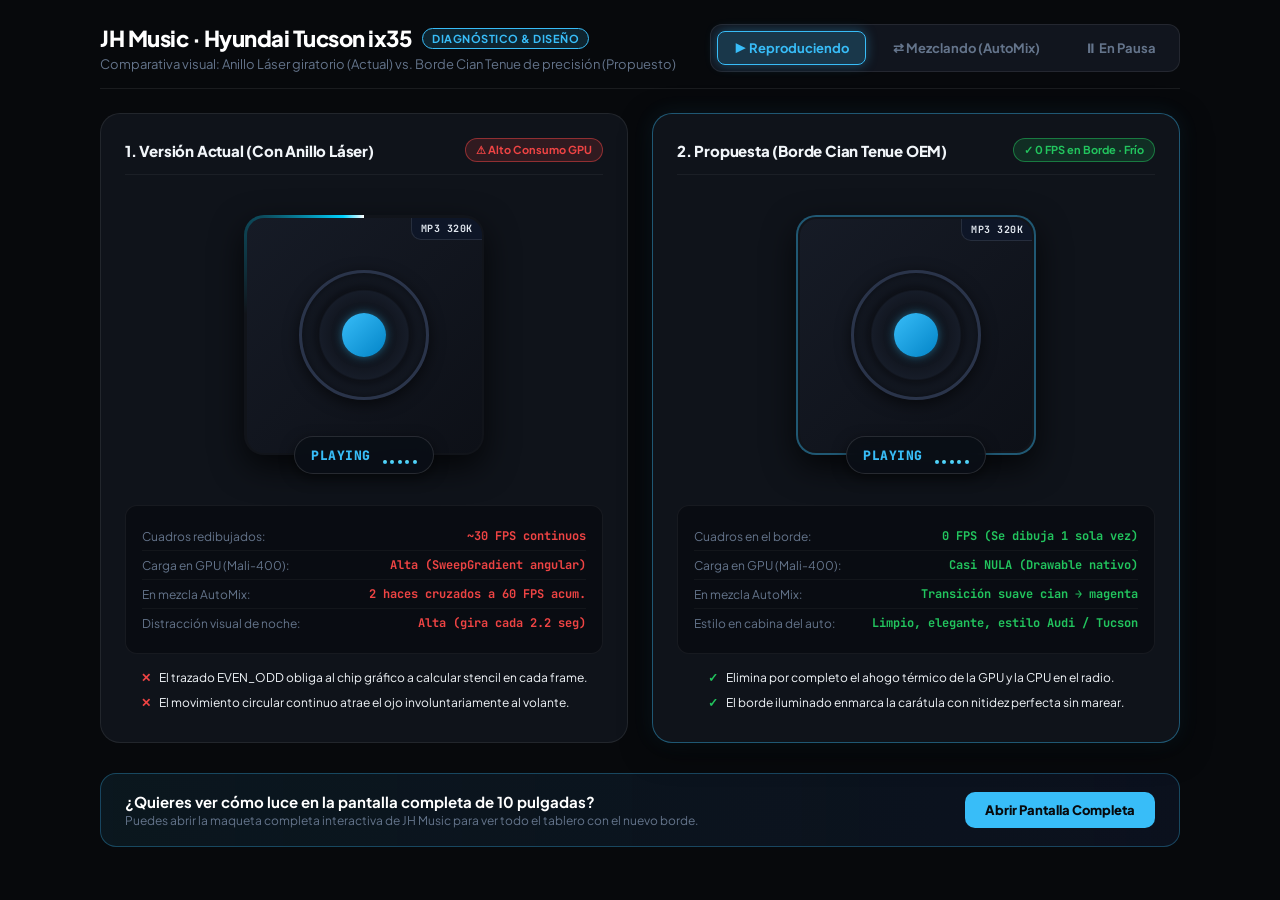
<file: demo-comparativa-animaciones.html>
<!DOCTYPE html>
<html lang="es">
<head>
  <meta charset="UTF-8">
  <meta name="viewport" content="width=device-width, initial-scale=1.0">
  <title>Comparativa Visual: Borde Láser vs. Borde Cian Tenue · JH Music</title>
  <link rel="preconnect" href="https://fonts.googleapis.com">
  <link rel="preconnect" href="https://fonts.gstatic.com" crossorigin>
  <link href="https://fonts.googleapis.com/css2?family=Plus+Jakarta+Sans:wght@400;500;600;700;800&family=JetBrains+Mono:wght@500;700;800&display=swap" rel="stylesheet">
  <style>
    :root {
      --bg-dark: #07090c;
      --card-bg: #0f131a;
      --border-subtle: rgba(255, 255, 255, 0.08);
      --accent-cyan: #38bdf8;
      --accent-cyan-glow: rgba(56, 189, 248, 0.35);
      --accent-magenta: #f43f5e;
      --accent-magenta-glow: rgba(244, 63, 94, 0.4);
      --text-main: #f1f5f9;
      --text-muted: #64748b;
      --green-ok: #22c55e;
      --red-warn: #ef4444;
    }

    * {
      box-sizing: border-box;
      margin: 0;
      padding: 0;
    }

    body {
      background: var(--bg-dark);
      color: var(--text-main);
      font-family: 'Plus Jakarta Sans', sans-serif;
      min-height: 100vh;
      display: flex;
      flex-direction: column;
      align-items: center;
      padding: 24px;
      overflow-x: hidden;
    }

    /* Cabecera */
    .header-bar {
      width: 100%;
      max-width: 1080px;
      margin-bottom: 24px;
      display: flex;
      justify-content: space-between;
      align-items: center;
      padding-bottom: 16px;
      border-bottom: 1px solid var(--border-subtle);
    }

    .header-title h1 {
      font-size: 22px;
      font-weight: 800;
      letter-spacing: -0.5px;
      color: #fff;
      display: flex;
      align-items: center;
      gap: 10px;
    }

    .badge-auto {
      background: rgba(56, 189, 248, 0.15);
      border: 1px solid var(--accent-cyan);
      color: var(--accent-cyan);
      font-size: 11px;
      font-weight: 700;
      padding: 3px 9px;
      border-radius: 999px;
      letter-spacing: 0.5px;
    }

    .header-title p {
      font-size: 13px;
      color: var(--text-muted);
      margin-top: 4px;
    }

    /* Controles de prueba globales */
    .controls-panel {
      display: flex;
      gap: 10px;
      background: #11151e;
      padding: 6px;
      border-radius: 12px;
      border: 1px solid var(--border-subtle);
    }

    .btn-ctrl {
      background: transparent;
      border: 1px solid transparent;
      color: var(--text-muted);
      font-family: inherit;
      font-size: 13px;
      font-weight: 700;
      padding: 8px 16px;
      border-radius: 8px;
      cursor: pointer;
      display: flex;
      align-items: center;
      gap: 6px;
      transition: all 0.2s ease;
    }

    .btn-ctrl:hover {
      color: #fff;
      background: rgba(255, 255, 255, 0.05);
    }

    .btn-ctrl.active-play {
      background: rgba(56, 189, 248, 0.2);
      border-color: var(--accent-cyan);
      color: var(--accent-cyan);
      box-shadow: 0 0 12px var(--accent-cyan-glow);
    }

    .btn-ctrl.active-mix {
      background: rgba(244, 63, 94, 0.2);
      border-color: var(--accent-magenta);
      color: var(--accent-magenta);
      box-shadow: 0 0 12px var(--accent-magenta-glow);
    }

    .btn-ctrl.active-pause {
      background: rgba(255, 255, 255, 0.12);
      border-color: #94a3b8;
      color: #fff;
    }

    /* Grid de comparación lado a lado */
    .comparison-grid {
      width: 100%;
      max-width: 1080px;
      display: grid;
      grid-template-columns: 1fr 1fr;
      gap: 24px;
      margin-bottom: 30px;
    }

    .card-column {
      background: var(--card-bg);
      border-radius: 20px;
      border: 1px solid var(--border-subtle);
      padding: 24px;
      display: flex;
      flex-direction: column;
      align-items: center;
      position: relative;
      overflow: hidden;
    }

    .card-column.winner {
      border-color: rgba(56, 189, 248, 0.4);
      box-shadow: 0 8px 30px rgba(0, 0, 0, 0.5), 0 0 20px rgba(56, 189, 248, 0.1);
    }

    .card-badge-header {
      width: 100%;
      display: flex;
      justify-content: space-between;
      align-items: center;
      margin-bottom: 20px;
      padding-bottom: 12px;
      border-bottom: 1px solid rgba(255, 255, 255, 0.05);
    }

    .col-title {
      font-size: 15px;
      font-weight: 800;
      letter-spacing: -0.2px;
    }

    .tag-status {
      font-size: 11px;
      font-weight: 700;
      padding: 4px 10px;
      border-radius: 999px;
      display: flex;
      align-items: center;
      gap: 5px;
    }

    .tag-status.heavy {
      background: rgba(239, 68, 68, 0.15);
      border: 1px solid rgba(239, 68, 68, 0.5);
      color: var(--red-warn);
    }

    .tag-status.light {
      background: rgba(34, 197, 94, 0.15);
      border: 1px solid rgba(34, 197, 94, 0.5);
      color: var(--green-ok);
    }

    /* ======================================================== */
    /* VISTA 1: LA CARÁTULA ACTUAL CON ANILLO LÁSER GIRATORIO   */
    /* ======================================================== */
    .art-stage {
      position: relative;
      margin: 20px 0 35px 0;
      display: flex;
      justify-content: center;
    }

    .album-art-wrap {
      position: relative;
      display: flex;
      flex-direction: column;
      align-items: center;
    }

    /* Cuadro de la carátula */
    .art-card-base {
      width: 240px;
      height: 240px;
      border-radius: 20px;
      background: #11141a;
      position: relative;
      display: flex;
      align-items: center;
      justify-content: center;
      box-shadow: 0 12px 32px rgba(0, 0, 0, 0.7);
      overflow: hidden;
      padding: 2.5px;
    }

    /* El anillo láser giratorio (Opción Actual) */
    .laser-spinner-a {
      position: absolute;
      inset: -60%;
      background: conic-gradient(from 0deg, transparent 0deg 280deg, rgba(0, 210, 255, 0.3) 320deg, #00d2ff 350deg, #ffffff 360deg);
      opacity: 0;
      pointer-events: none;
      transition: opacity 0.4s ease;
      z-index: 1;
    }

    .is-playing .laser-spinner-a {
      opacity: 1;
      animation: rotateLaser 2.2s linear infinite;
    }

    @keyframes rotateLaser {
      0% { transform: rotate(0deg); }
      100% { transform: rotate(360deg); }
    }

    /* Segundo haz láser magenta para mezcla */
    .laser-spinner-mix-a {
      position: absolute;
      inset: -60%;
      background: conic-gradient(from 180deg, transparent 0deg 280deg, rgba(244, 63, 94, 0.3) 320deg, #f43f5e 350deg, #ffffff 360deg);
      opacity: 0;
      pointer-events: none;
      transition: opacity 0.4s ease;
      z-index: 1;
    }

    .is-mixing .laser-spinner-mix-a {
      opacity: 1;
      animation: rotateLaserReverse 1.5s linear infinite;
    }

    @keyframes rotateLaserReverse {
      0% { transform: rotate(360deg); }
      100% { transform: rotate(0deg); }
    }

    /* ======================================================== */
    /* VISTA 2: LA CARÁTULA PROPUESTA CON BORDE CIAN TENUE      */
    /* ======================================================== */
    .art-card-proposed {
      width: 240px;
      height: 240px;
      border-radius: 20px;
      background: #11141a;
      position: relative;
      display: flex;
      align-items: center;
      justify-content: center;
      box-shadow: 0 12px 32px rgba(0, 0, 0, 0.7);
      padding: 2px;
      /* BORDE CIAN TENUE FIJO: 1.5px / 2px sin giros, cero CPU */
      border: 2px solid rgba(56, 189, 248, 0.4);
      transition: border-color 0.4s ease, box-shadow 0.4s ease;
    }

    /* En reproducción: el borde adquiere un resplandor elegante */
    .is-playing .art-card-proposed {
      border-color: rgba(56, 189, 248, 0.85);
      box-shadow: 0 14px 34px rgba(0, 0, 0, 0.8), 0 0 16px rgba(56, 189, 248, 0.35);
    }

    /* En mezcla Automix: pasa suavemente a magenta tenue sin rotaciones locas */
    .is-mixing .art-card-proposed {
      border-color: rgba(244, 63, 94, 0.9);
      box-shadow: 0 14px 34px rgba(0, 0, 0, 0.8), 0 0 18px rgba(244, 63, 94, 0.4);
    }

    /* En pausa: borde atenuado discreto */
    .is-paused .art-card-proposed {
      border-color: rgba(255, 255, 255, 0.12);
      box-shadow: 0 10px 24px rgba(0, 0, 0, 0.7);
    }

    /* Interior de la carátula */
    .album-art-inner {
      position: relative;
      width: 100%;
      height: 100%;
      border-radius: 17px;
      background: linear-gradient(135deg, #161b26 0%, #0d1017 100%);
      overflow: hidden;
      z-index: 2;
      display: flex;
      align-items: center;
      justify-content: center;
    }

    .vinyl-art {
      width: 130px;
      height: 130px;
      border-radius: 50%;
      background: radial-gradient(circle, #222938 18%, #0d1017 20%, #161c28 50%, #0d1017 52%, #1b2230 75%, #090c12 100%);
      border: 3px solid #2a344a;
      box-shadow: inset 0 0 12px rgba(0, 0, 0, 0.8), 0 4px 15px rgba(0, 0, 0, 0.6);
      display: flex;
      align-items: center;
      justify-content: center;
    }

    .vinyl-art::after {
      content: '';
      width: 44px;
      height: 44px;
      border-radius: 50%;
      background: linear-gradient(135deg, #38bdf8 0%, #0284c7 100%);
      box-shadow: 0 0 10px rgba(56, 189, 248, 0.5);
    }

    .audio-badge {
      position: absolute;
      top: 0;
      right: 0;
      background: rgba(15, 23, 42, 0.85);
      border-bottom-left-radius: 10px;
      border-left: 1px solid rgba(255, 255, 255, 0.1);
      border-bottom: 1px solid rgba(255, 255, 255, 0.1);
      color: #e2e8f0;
      font-family: 'JetBrains Mono', monospace;
      font-size: 10px;
      font-weight: 700;
      padding: 4px 9px;
      letter-spacing: 0.5px;
    }

    /* ======================================================== */
    /* CÁPSULA PLAYING / MIXING / PAUSED                        */
    /* ======================================================== */
    .now-playing-pill {
      position: absolute;
      bottom: -19px;
      height: 38px;
      border-radius: 19px;
      background: rgba(10, 14, 22, 0.94);
      border: 1.5px solid rgba(255, 255, 255, 0.12);
      padding: 0 16px;
      display: flex;
      align-items: center;
      gap: 12px;
      z-index: 10;
      backdrop-filter: blur(8px);
      box-shadow: 0 4px 14px rgba(0, 0, 0, 0.5);
      transition: all 0.3s ease;
    }

    .pill-label {
      font-family: 'JetBrains Mono', monospace;
      font-size: 13px;
      font-weight: 800;
      letter-spacing: 0.5px;
      color: var(--text-muted);
    }

    .pill-eq-bars {
      display: flex;
      align-items: flex-end;
      gap: 3.5px;
      height: 18px;
    }

    .pill-eq-bars span {
      width: 4px;
      height: 4px;
      border-radius: 2px;
      background: rgba(255, 255, 255, 0.25);
      transition: height 0.2s ease, background 0.3s ease;
    }

    /* Estado Reproduciendo */
    .is-playing .now-playing-pill {
      border-color: rgba(56, 189, 248, 0.65);
      box-shadow: 0 4px 16px rgba(0, 0, 0, 0.5), 0 0 10px rgba(56, 189, 248, 0.3);
    }

    .is-playing .pill-label {
      color: var(--accent-cyan);
    }

    .is-playing .pill-eq-bars span {
      background: linear-gradient(to top, var(--accent-cyan), #67e8f9);
      animation: pillWave 0.8s ease-in-out infinite alternate;
    }

    .pill-eq-bars span:nth-child(1) { animation-duration: 0.7s; animation-delay: 0s; }
    .pill-eq-bars span:nth-child(2) { animation-duration: 0.5s; animation-delay: 0.15s; }
    .pill-eq-bars span:nth-child(3) { animation-duration: 0.8s; animation-delay: 0.3s; }
    .pill-eq-bars span:nth-child(4) { animation-duration: 0.6s; animation-delay: 0.2s; }
    .pill-eq-bars span:nth-child(5) { animation-duration: 0.75s; animation-delay: 0.05s; }

    @keyframes pillWave {
      0% { height: 4px; }
      100% { height: 18px; }
    }

    /* Estado Mezclando */
    .is-mixing .now-playing-pill {
      border-color: rgba(244, 63, 94, 0.75);
      box-shadow: 0 4px 16px rgba(0, 0, 0, 0.5), 0 0 12px rgba(244, 63, 94, 0.35);
    }

    .is-mixing .pill-label {
      color: var(--accent-magenta);
    }

    .is-mixing .pill-eq-bars span {
      background: linear-gradient(to top, var(--accent-magenta), #fb7185);
    }

    /* Estado Pausa */
    .is-paused .pill-eq-bars span {
      animation: none !important;
      height: 4px !important;
      background: rgba(255, 255, 255, 0.15) !important;
    }

    /* Fichas técnicas de rendimiento */
    .specs-box {
      width: 100%;
      background: #090c12;
      border: 1px solid rgba(255, 255, 255, 0.06);
      border-radius: 12px;
      padding: 16px;
      margin-top: 15px;
    }

    .spec-row {
      display: flex;
      justify-content: space-between;
      align-items: center;
      padding: 6px 0;
      font-size: 12px;
      border-bottom: 1px solid rgba(255, 255, 255, 0.04);
    }

    .spec-row:last-child {
      border-bottom: none;
    }

    .spec-label {
      color: var(--text-muted);
    }

    .spec-val {
      font-family: 'JetBrains Mono', monospace;
      font-weight: 700;
    }

    .val-bad {
      color: var(--red-warn);
    }

    .val-good {
      color: var(--green-ok);
    }

    /* Comparador de ventajas para el auto */
    .features-list {
      margin-top: 14px;
      list-style: none;
      font-size: 12px;
      line-height: 1.6;
    }

    .features-list li {
      margin-bottom: 6px;
      display: flex;
      gap: 8px;
    }

    .icon-cross {
      color: var(--red-warn);
      font-weight: bold;
    }

    .icon-check {
      color: var(--green-ok);
      font-weight: bold;
    }

    /* Botón de cambio de vista completa */
    .full-preview-banner {
      width: 100%;
      max-width: 1080px;
      background: linear-gradient(90deg, rgba(56, 189, 248, 0.08) 0%, rgba(15, 23, 42, 0.6) 100%);
      border: 1px solid rgba(56, 189, 248, 0.3);
      border-radius: 16px;
      padding: 18px 24px;
      display: flex;
      justify-content: space-between;
      align-items: center;
    }

    .banner-text h3 {
      font-size: 15px;
      font-weight: 700;
      color: #fff;
    }

    .banner-text p {
      font-size: 12px;
      color: var(--text-muted);
      margin-top: 2px;
    }

    .btn-apply-view {
      background: var(--accent-cyan);
      color: #07090c;
      font-weight: 800;
      border: none;
      padding: 10px 20px;
      border-radius: 10px;
      cursor: pointer;
      font-size: 13px;
      transition: all 0.2s ease;
    }

    .btn-apply-view:hover {
      background: #7dd3fc;
      transform: translateY(-1px);
      box-shadow: 0 4px 15px rgba(56, 189, 248, 0.4);
    }
  </style>
</head>
<body>

  <!-- Barra de título -->
  <header class="header-bar">
    <div class="header-title">
      <h1>
        JH Music · Hyundai Tucson ix35
        <span class="badge-auto">DIAGNÓSTICO & DISEÑO</span>
      </h1>
      <p>Comparativa visual: Anillo Láser giratorio (Actual) vs. Borde Cian Tenue de precisión (Propuesto)</p>
    </div>

    <!-- Botones interactivos para probar estados -->
    <div class="controls-panel">
      <button class="btn-ctrl active-play" id="btnPlay" onclick="setMode('playing')">
        ▶ Reproduciendo
      </button>
      <button class="btn-ctrl" id="btnMix" onclick="setMode('mixing')">
        ⇄ Mezclando (AutoMix)
      </button>
      <button class="btn-ctrl" id="btnPause" onclick="setMode('paused')">
        ⏸ En Pausa
      </button>
    </div>
  </header>

  <!-- Lado a Lado -->
  <section class="comparison-grid" id="mainGrid">

    <!-- COLUMNA 1: ACTUAL CON LÁSER GIRATORIO -->
    <div class="card-column" id="colActual">
      <div class="card-badge-header">
        <span class="col-title">1. Versión Actual (Con Anillo Láser)</span>
        <span class="tag-status heavy">⚠ Alto Consumo GPU</span>
      </div>

      <!-- Carátula con láser -->
      <div class="art-stage">
        <div class="album-art-wrap">
          <div class="art-card-base is-playing" id="stageActual">
            <!-- Haz cian giratorio -->
            <div class="laser-spinner-a"></div>
            <!-- Haz magenta para mezcla -->
            <div class="laser-spinner-mix-a"></div>

            <div class="album-art-inner">
              <div class="vinyl-art"></div>
              <div class="audio-badge">MP3 320K</div>
            </div>
          </div>

          <!-- Cápsula estado -->
          <div class="now-playing-pill" id="pillActual">
            <span class="pill-label" id="labelActual">PLAYING</span>
            <div class="pill-eq-bars">
              <span></span><span></span><span></span><span></span><span></span>
            </div>
          </div>
        </div>
      </div>

      <!-- Ficha de Rendimiento -->
      <div class="specs-box">
        <div class="spec-row">
          <span class="spec-label">Cuadros redibujados:</span>
          <span class="spec-val val-bad">~30 FPS continuos</span>
        </div>
        <div class="spec-row">
          <span class="spec-label">Carga en GPU (Mali-400):</span>
          <span class="spec-val val-bad">Alta (SweepGradient angular)</span>
        </div>
        <div class="spec-row">
          <span class="spec-label">En mezcla AutoMix:</span>
          <span class="spec-val val-bad">2 haces cruzados a 60 FPS acum.</span>
        </div>
        <div class="spec-row">
          <span class="spec-label">Distracción visual de noche:</span>
          <span class="spec-val val-bad">Alta (gira cada 2.2 seg)</span>
        </div>
      </div>

      <ul class="features-list">
        <li><span class="icon-cross">✕</span> El trazado EVEN_ODD obliga al chip gráfico a calcular stencil en cada frame.</li>
        <li><span class="icon-cross">✕</span> El movimiento circular continuo atrae el ojo involuntariamente al volante.</li>
      </ul>
    </div>

    <!-- COLUMNA 2: PROPUESTA CON BORDE CIAN TENUE -->
    <div class="card-column winner" id="colPropuesta">
      <div class="card-badge-header">
        <span class="col-title">2. Propuesta (Borde Cian Tenue OEM)</span>
        <span class="tag-status light">✓ 0 FPS en Borde · Frío</span>
      </div>

      <!-- Carátula con borde cian tenue -->
      <div class="art-stage">
        <div class="album-art-wrap">
          <div class="art-card-proposed" id="stageProposed">
            <div class="album-art-inner">
              <div class="vinyl-art"></div>
              <div class="audio-badge">MP3 320K</div>
            </div>
          </div>

          <!-- Cápsula estado -->
          <div class="now-playing-pill" id="pillProposed">
            <span class="pill-label" id="labelProposed">PLAYING</span>
            <div class="pill-eq-bars">
              <span></span><span></span><span></span><span></span><span></span>
            </div>
          </div>
        </div>
      </div>

      <!-- Ficha de Rendimiento -->
      <div class="specs-box">
        <div class="spec-row">
          <span class="spec-label">Cuadros en el borde:</span>
          <span class="spec-val val-good">0 FPS (Se dibuja 1 sola vez)</span>
        </div>
        <div class="spec-row">
          <span class="spec-label">Carga en GPU (Mali-400):</span>
          <span class="spec-val val-good">Casi NULA (Drawable nativo)</span>
        </div>
        <div class="spec-row">
          <span class="spec-label">En mezcla AutoMix:</span>
          <span class="spec-val val-good">Transición suave cian → magenta</span>
        </div>
        <div class="spec-row">
          <span class="spec-label">Estilo en cabina del auto:</span>
          <span class="spec-val val-good">Limpio, elegante, estilo Audi / Tucson</span>
        </div>
      </div>

      <ul class="features-list">
        <li><span class="icon-check">✓</span> Elimina por completo el ahogo térmico de la GPU y la CPU en el radio.</li>
        <li><span class="icon-check">✓</span> El borde iluminado enmarca la carátula con nitidez perfecta sin marear.</li>
      </ul>
    </div>

  </section>

  <!-- Banner para abrir la maqueta principal -->
  <div class="full-preview-banner">
    <div class="banner-text">
      <h3>¿Quieres ver cómo luce en la pantalla completa de 10 pulgadas?</h3>
      <p>Puedes abrir la maqueta completa interactiva de JH Music para ver todo el tablero con el nuevo borde.</p>
    </div>
    <a href="index.html" class="btn-apply-view" style="text-decoration: none;">
      Abrir Pantalla Completa
    </a>
  </div>

  <script>
    let currentMode = 'playing';

    function setMode(mode) {
      currentMode = mode;
      const stageA = document.getElementById('stageActual');
      const stageP = document.getElementById('stageProposed');
      const pillA = document.getElementById('pillActual');
      const pillP = document.getElementById('pillProposed');
      const lblA = document.getElementById('labelActual');
      const lblP = document.getElementById('labelProposed');

      const btnPlay = document.getElementById('btnPlay');
      const btnMix = document.getElementById('btnMix');
      const btnPause = document.getElementById('btnPause');

      btnPlay.className = 'btn-ctrl' + (mode === 'playing' ? ' active-play' : '');
      btnMix.className = 'btn-ctrl' + (mode === 'mixing' ? ' active-mix' : '');
      btnPause.className = 'btn-ctrl' + (mode === 'paused' ? ' active-pause' : '');

      // Remover clases
      stageA.classList.remove('is-playing', 'is-mixing', 'is-paused');
      stageP.classList.remove('is-playing', 'is-mixing', 'is-paused');
      pillA.classList.remove('is-playing', 'is-mixing', 'is-paused');
      pillP.classList.remove('is-playing', 'is-mixing', 'is-paused');

      if (mode === 'playing') {
        stageA.classList.add('is-playing');
        stageP.classList.add('is-playing');
        pillA.classList.add('is-playing');
        pillP.classList.add('is-playing');
        lblA.textContent = 'PLAYING';
        lblP.textContent = 'PLAYING';
      } else if (mode === 'mixing') {
        stageA.classList.add('is-playing', 'is-mixing');
        stageP.classList.add('is-playing', 'is-mixing');
        pillA.classList.add('is-playing', 'is-mixing');
        pillP.classList.add('is-playing', 'is-mixing');
        lblA.textContent = 'MIXING ⇄';
        lblP.textContent = 'MIXING ⇄';
      } else {
        stageA.classList.add('is-paused');
        stageP.classList.add('is-paused');
        pillA.classList.add('is-paused');
        pillP.classList.add('is-paused');
        lblA.textContent = 'PAUSED';
        lblP.textContent = 'PAUSED';
      }
    }

    // Inicializar en playing
    setMode('playing');
  </script>
</body>
</html>
</file>
